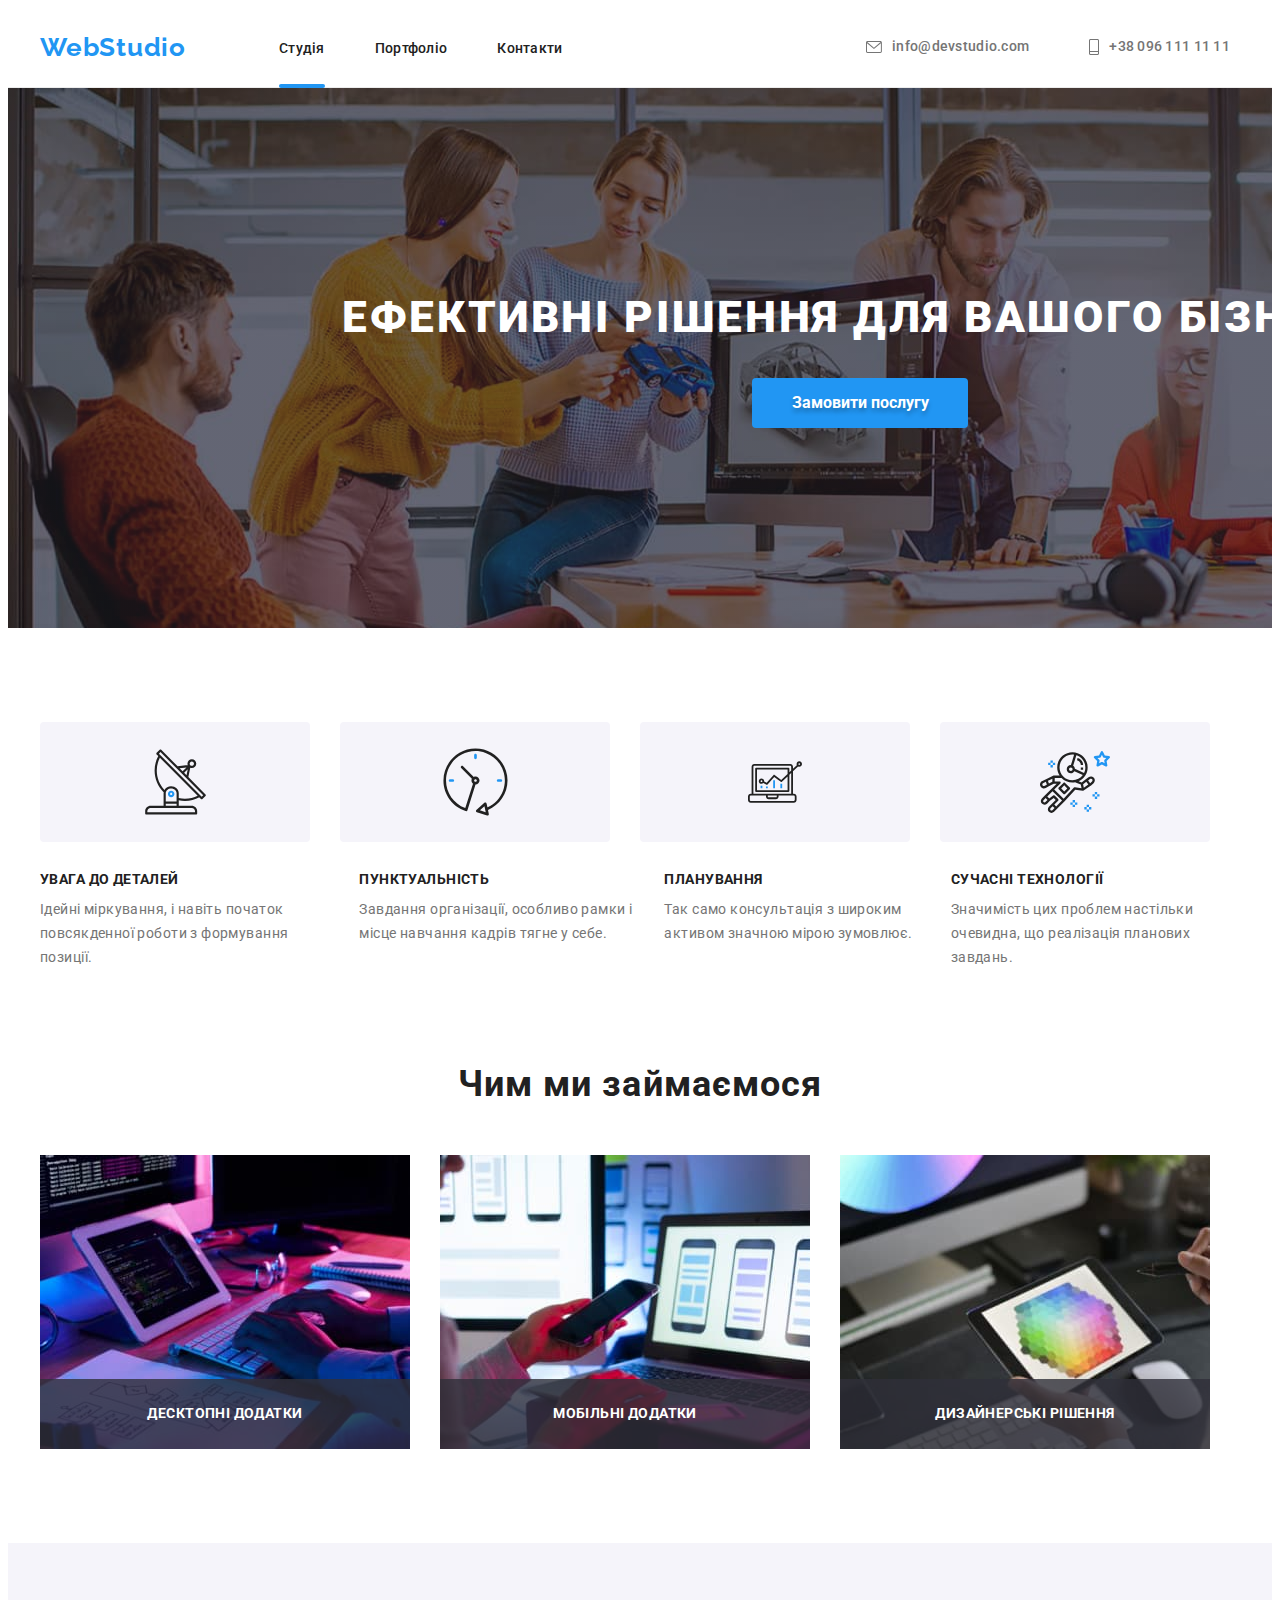
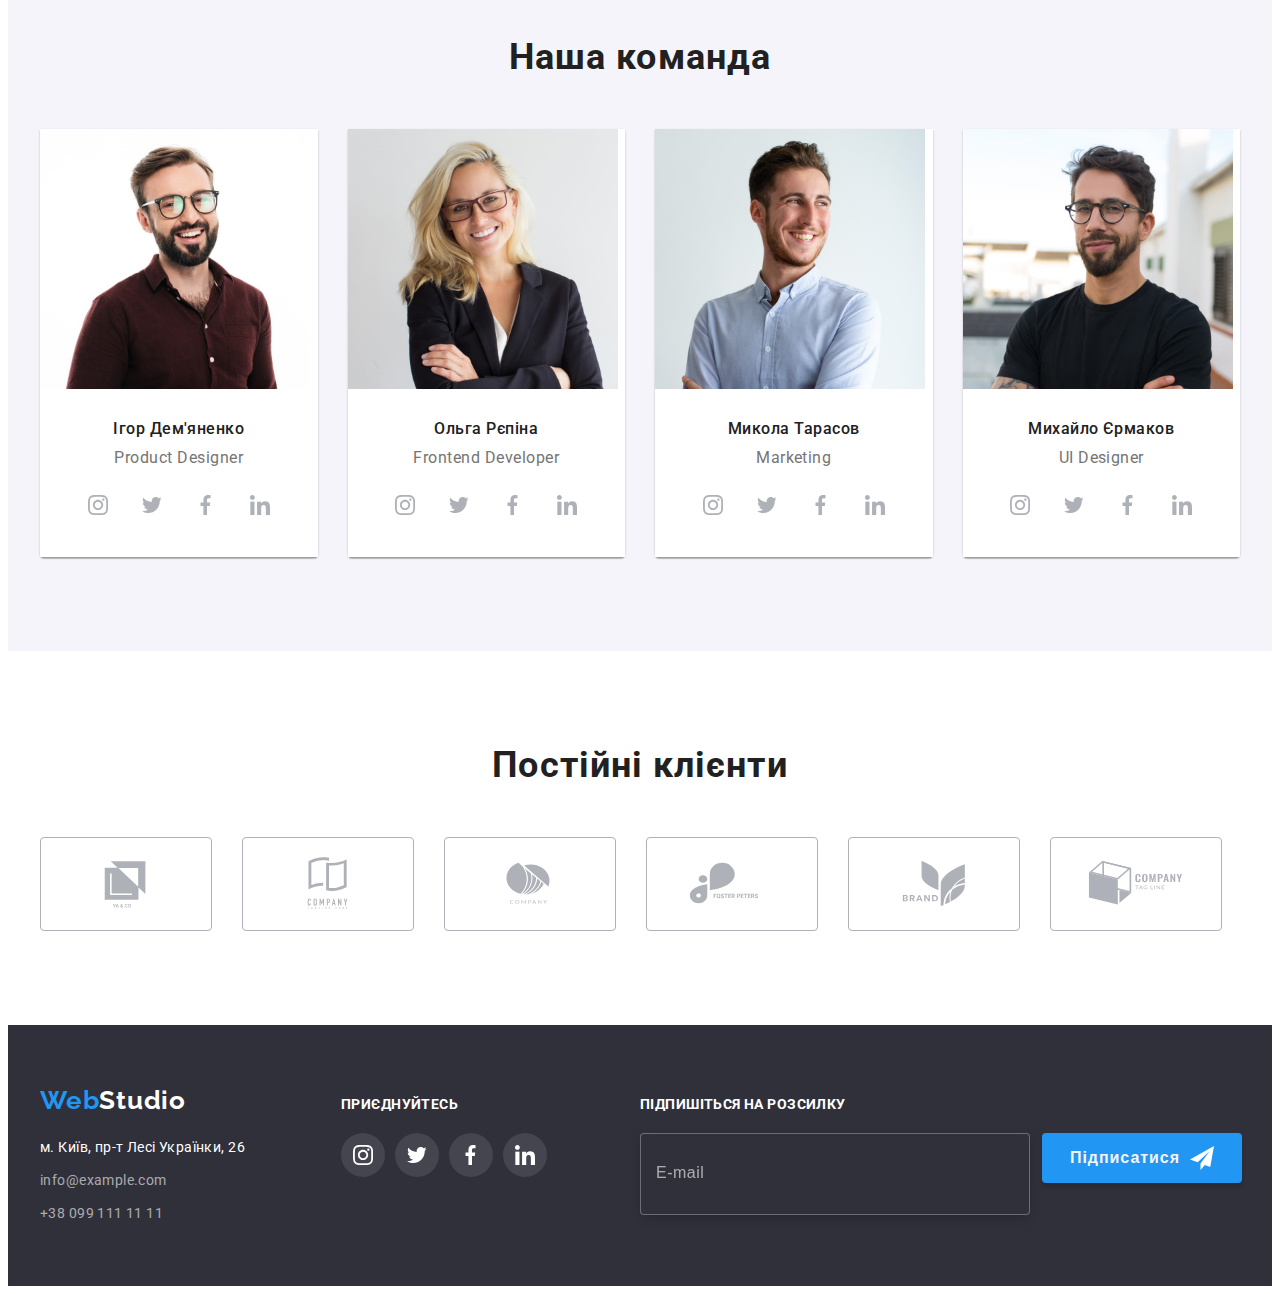
<file: index.html>
<!DOCTYPE html>
<html lang="uk">
<head>
	<meta charset="UTF-8">
	<meta http-equiv="X-UA-Compatible" content="IE=edge">
	<meta name="viewport" content="width=device-width, initial-scale=1.0">
	<title>Document</title>
	<link rel="preconnect" href="https://fonts.googleapis.com">
	<link rel="preconnect" href="https://fonts.gstatic.com" crossorigin>
	<link href="https://fonts.googleapis.com/css2?family=Raleway:wght@700&family=Roboto:wght@400;500;700;900&display=swap"
		rel="stylesheet">
	<link
	  rel="stylesheet"
	  href="https://cdnjs.cloudflare.com/ajax/libs/modern-normalize/1.1.0/modern-normalize.min.css"
	  integrity="sha512-wpPYUAdjBVSE4KJnH1VR1HeZfpl1ub8YT/NKx4PuQ5NmX2tKuGu6U/JRp5y+Y8XG2tV+wKQpNHVUX03MfMFn9Q=="
	  crossorigin="anonymous"
	  referrerpolicy="no-referrer"
	/>
	<link rel="stylesheet" href="./css/main.min.css" />
	<link rel="stylesheet" href="./images/symbol-defs.svg">
</head>
<body>
	<header class="header">
		<div class="container">
			<a href="" class="header__logo" lang="en">Web<span class= "headerlogotype">Studio</span></a>
		<nav>
			<ul class="nav">
				<li class="nav__item">
					<a href="./index.html" class="nav__link current">Студія</a>
				</li>
				<li class="nav__item">
					<a href="./portfolio.html" class="nav__link">Портфоліо</a>
				</li>
				<li class="nav__item">
					<a href="" class="nav__link">Контакти</a>
				</li>
			</ul>
		</nav>
			<ul class="header-contacts">
				<li class="header-contact__item">
						<a href="mailto:info@devstudio.com" class="header-contact header-contact__link">
							<svg class="header-contact__icon" width="16px" height="12px">
								<use href="./images/symbol-defs.svg#icon-envelope"></use>
							</svg> 
							info@devstudio.com
						</a>
				</li>
				<li class="header-contacts__item">
					<a href="tel:+380961111111" class="header-contact header-contact__link">
						<svg class="header-contact__icon" width="10px" height="16px">
							<use href="./images/symbol-defs.svg#icon-phone"></use>
						</svg> 
						+38 096 111 11 11
					</a>
				</li>
			</ul>
		</div>
	</header>
	<main>
		<section class="hero section">
				<div class="container">
					<h1 class="hero__title">Ефективні рішення для вашого бізнесу</h1>
					<button type="button" class="hero__btn" data-modal-open>Замовити послугу</button>
				</div>
			</section>
			<section class="section">
				<div class="container">
					<ul class="preferences-icons">
						<li class="preferences-icons__item">
							<a href="" class="preferences-icons__link">	
								<svg class="preferences-icons__icon" width="65" height="70">
									<use href="./images/symbol-defs.svg#icon-telescope"></use>
								</svg>
							</a>
						</li>
						<li class="preferences-icons__item">
							<a href="" class="preferences-icons__link">
								<svg class="preferences-icons__icon" width="67" height="70">
									<use href="./images/symbol-defs.svg#icon-clock"></use>
								</svg>
							</a>
						</li>
						<li class="preferences-icons__item">
							<a href="" class="preferences-icons__link">
								<svg class="preferences-icons__icon" width="70" height="54">
									<use href="./images/symbol-defs.svg#icon-diagram"></use>
								</svg>
							</a>
						</li>
						<li class="preferences-icons__item">
							<a href="" class="preferences-icons__link">
								<svg class="preferences-icons__icon" width="70" height="70">
									<use href="./images/symbol-defs.svg#icon-astronaut"></use>
								</svg>
							</a>
						</li>
					</ul>
					<ul class="preferences">
						<li class="preferences__item">
							<h3 class="preferences__title">Увага до деталей</h3>
								<p class="preferences__text"> Ідейні міркування, і навіть початок повсякденної роботи з формування позиції.</p>
						</li>
						<li class="preferences__item">
							<h3 class="preferences__title">Пунктуальність</h3>
								<p class="preferences__text">Завдання організації, особливо рамки і місце навчання кадрів тягне у себе.</p>
						</li>
						<li class="preferences__item">
							<h3 class="preferences__title">Планування</h3>
								 <p class="preferences__text">Так само консультація з широким активом значною мірою зумовлює.</p>
						</li>
						<li class="preferences__item">
							<h3 class="preferences__title">Сучасні технології</h3>
								<p class="preferences__text">Значимість цих проблем настільки очевидна, що реалізація планових завдань.</p>
						</li>
					</ul>
				</div>
		</section>
		<section class="activity section">
			<div class="container">
				<h2 class="activity__title">Чим ми займаємося</h2>
			<div class="cards">
				<ul class="activity__list">
					<li class="activity__item">
						<div class="card-thumb">
						<img 
						src="./images/img1.jpg"
						alt="робочий процеc"
						width="370"
						height="294"
						/>
						</div>
						<p class="activity__description">Десктопні додатки</p>
					</li>
					<li class="activity__item">
					   <div class="card-thumb">
						<img
						src="./images/img2.jpg"
						alt="робочий процеc"
						width="370"
						height="294"
						/>
					   </div>
					   <p class="activity__description">Мобільні додатки</p>
					</li>
					<li class="activity__item">
						<div class="card-thumb">
						<img 
						src="./images/img3jpg" 
						alt="робочий процеc" 
						width="370" 
						height="294" />
						</div>
						<p class="activity__description">Дизайнерські рішення</p>
					</li>
				</ul>
			</div>
			</div>
		</section>
		<section class="team section">
			<div class="container">
				<h2 class="team__title">Наша команда</h2>
			<ul class="team__list">
				<li class="team__item">
						<div class="card">
							<img class="card__img"
					src="./images/img4.jpg" 
					alt="робочий процес" 
					width="270" 
					height="294"
					/>
					<div class="card__text">
						<h3 class="team__member">Ігор Дем'яненко</h3>
						<p lang="en" class="team__profession">Product Designer</p>
					</div>
					<ul class="team-social__list">
						<li class="team-social__item">
						<a href="" class="team-social__link">
						<svg class="team-social__icon" width="20px" height="20px">
							<use href="./images/symbol-defs.svg#icon-instagram"></use>
						</svg>
					</a>
					</li>
					<li class="team-social__item">
						<a href="" class="team-social__link">
						<svg class="team-social__icon" width="20px" height="20px">
							<use href="./images/symbol-defs.svg#icon-twitter"></use>
						</svg>
					</a>
					</li>
					<li class="team-social__item">
					<a href="" class="team-social__link">
						<svg class="team-social__icon" width="20px" height="20px">
							<use href="./images/symbol-defs.svg#icon-facebook"></use>
						</svg>
					</a>
					</li>
					<li class="team-social__item">
					<a href="" class="team-social__link">
						<svg class="team-social__icon" width="20px" height="20px">
							<use href="./images/symbol-defs.svg#icon-linkedin"></use>
						</svg>
					</a>
					</li>
					</ul>
						</div>
				</li>
				<li class="team__item">
					<div class="card">
						<img class="card__img"
					src="./images/img5.jpg" 
					alt="робочий процес" 
					width="270" 
					height="294" />
					<div class="card__text">
						<h3 class="team__member">Ольга Рєпіна</h3>
						<p lang="en" class="team__profession">Frontend Developer</p>
					</div>
					<ul class="team-social__list">
						<li class="team-social__item">
							<a href="" class="team-social__link">
								<svg class="team-social__icon" width="20px" height="20px">
									<use href="./images/symbol-defs.svg#icon-instagram"></use>
								</svg>
							</a>
						</li>
						<li class="team-social__item">
							<a href="" class="team-social__link">
								<svg class="team-social__icon" width="20px" height="20px">
									<use href="./images/symbol-defs.svg#icon-twitter"></use>
								</svg>
							</a>
						</li>
						<li class="team-social__item">
							<a href="" class="team-social__link">
								<svg class="team-social__icon" width="20px" height="20px">
									<use href="./images/symbol-defs.svg#icon-facebook"></use>
								</svg>
							</a>
						</li>
						<li class="team-social__item">
							<a href="" class="team-social__link">
								<svg class="team-social__icon" width="20px" height="20px">
									<use href="./images/symbol-defs.svg#icon-linkedin"></use>
								</svg>
							</a>
						</li>
					</ul>
					</div>
				</li>
				<li class="team__item">
					<div class="card">
						<img class="card__img"
					src="./images/img6.jpg" 
					alt="робочий процес" 
					width="270" 
					height="294" />
					<div class="card__text">
						<h3 class="team__member">Микола Тарасов</h3>
						<p lang="en" class="team__profession">Marketing</p>
					</div>
					<ul class="team-social__list">
						<li class="team-social__item">
							<a href="" class="team-social__link">
								<svg class="team-social__icon" width="20px" height="20px">
									<use href="./images/symbol-defs.svg#icon-instagram"></use>
								</svg>
							</a>
						</li>
						<li class="team-social__item">
							<a href="" class="team-social__link">
								<svg class="team-social__icon" width="20px" height="20px">
									<use href="./images/symbol-defs.svg#icon-twitter"></use>
								</svg>
							</a>
						</li>
						<li class="team-social__item">
							<a href="" class="team-social__link">
								<svg class="team-social__icon" width="20px" height="20px">
									<use href="./images/symbol-defs.svg#icon-facebook"></use>
								</svg>
							</a>
						</li>
						<li class="team-social__item">
							<a href="" class="team-social__link">
								<svg class="team-social__icon" width="20px" height="20px">
									<use href="./images/symbol-defs.svg#icon-linkedin"></use>
								</svg>
							</a>
						</li>
					</ul>
					</div>
				</li>
				<li class="team__item">
					<div class="card">
						<img class="card__img"
					src="./images/img7.jpg" 
					alt="робочий процес" 
					width="270" 
					height="294" />
					<div class="card__text">
						<h3 class="team__member">Михайло Єрмаков</h3>
						<p lang="en" class="team__profession">UI Designer</p>
					</div>
					<ul class="team-social__list">
						<li class="team-social__item">
							<a href="" class="team-social__link">
								<svg class="team-social__icon" width="20px" height="20px">
									<use href="./images/symbol-defs.svg#icon-instagram"></use>
								</svg>
							</a>
						</li>
						<li class="team-social__item">
							<a href="" class="team-social__link">
								<svg class="team-social__icon" width="20px" height="20px">
									<use href="./images/symbol-defs.svg#icon-twitter"></use>
								</svg>
							</a>
						</li>
						<li class="team-social__item">
							<a href="" class="team-social__link">
								<svg class="team-social__icon" width="20px" height="20px">
									<use href="./images/symbol-defs.svg#icon-facebook"></use>
								</svg>
							</a>
						</li>
						<li class="team-social__item">
							<a href="" class="team-social__link">
								<svg class="team-social__icon" width="20px" height="20px">
									<use href="./images/symbol-defs.svg#icon-linkedin"></use>
								</svg>
							</a>
						</li>
					</ul>
					</div>
				</li>
			</ul>
			</div>
		</section>
		<section class="clients section">
			<div class="container">
				<h2 class="clients__title">Постійні клієнти</h2>
				<ul class="clients__list">
						<li class="clients__item">
							<a href="" class="clients__link">
								<svg class="clients__icon" width="106" height="60">
									<use href="./images/symbol-defs.svg#icon-Logo-1"></use>
								</svg>
							</a>
						</li>
					<li class="clients__item">
						<a href="" class="clients__link">
							<svg class="clients__icon" width="106" height="60">
								<use href="./images/symbol-defs.svg#icon-Logo-2""></use>
							</svg>
						</a>
					</li>
					<li class="clients__item">
						<a href="" class="clients__link">
							<svg class="clients__icon" width="106" height="60">
								<use href="./images/symbol-defs.svg#icon-Logo-3"></use>
							</svg>
						</a>
					</li>
					<li class="clients__item">
						<a href="" class="clients__link">
							<svg class="clients__icon" width="106" height="60">
								<use href="./images/symbol-defs.svg#icon-Logo-4"></use>
							</svg>
						</a>
					</li>
					<li class="clients__item">
						<a href="" class="clients__link">
							<svg class="clients__icon" width="106" height="60">
								<use href="./images/symbol-defs.svg#icon-Logo-5"></use>
							</svg>
						</a>
					</li>
					<li class="clients__item">
						<a href="" class="clients__link">
							<svg class="clients__icon" width="106" height="60">
								<use href="./images/symbol-defs.svg#icon-Logo-6"></use>
							</svg>
						</a>
					</li>
				</ul>
			</div>
		</section>
	</main>
	<footer class="footer">
	   <div class="container">
				<div class="footer-logo-contacts">
					<a href="" class="footer-logo" lang="en">Web<span class="footer-logotype">Studio</span></a>
		<address>      
				<a href="https://goo.gl/maps/UUZ8nZP88DjxJqNx5" target="_blank" rel="noopener noreferrer nofollow" class="footer-address-place">м. Київ, пр-т Лесі Українки, 26</a>
				<span class="footer-address">
					<ul class="footer-items">
						<li class="footer-item">
							<a href="mailto:info@example.com" class="footer-contact">info@example.com</a>
						</li>
						<li class="footer-item">
							<a href="tel:+380991111111" class="footer-contact">+38 099 111 11 11</a>
						</li>
					</ul>
				</span>
		</address>
		</div>
		<div class="footer-social">
			<h3 class="footer-links-title">Приєднуйтесь</h3>
				<ul class="footer-social-list">
					<li class="footer-social-list-item">
						<a href="" class="footer-social-link">
							<svg class="footer-social-icon" width="20" height="20">
								<use href="./images/symbol-defs.svg#icon-instagram"></use>
							</svg>
						</a>
					</li>
					<li class="footer-social-list-item">
						<a href="" class="footer-social-link">
							<svg class="footer-social-icon" width="20" height="20">
								<use href="./images/symbol-defs.svg#icon-twitter"></use>
							</svg>
						</a>
					</li>
					<li class="footer-social-list-item">
						<a href="" class="footer-social-link">
							<svg class="footer-social-icon" width="20" height="20">
								<use href="./images/symbol-defs.svg#icon-facebook"></use>
							</svg>
						</a>
					</li>
					<li class="footer-social-list-item">
						<a href="" class="footer-social-link">
							<svg class="footer-social-icon" width="20" height="20">
								<use href="./images/symbol-defs.svg#icon-linkedin"></use>
							</svg>
						</a>
					</li>
				</ul>
		</div>
            <div class="footer-subcribe">            
                    <h3 class="footer-links-title footer-input-title">Підпишіться на розсилку</h3>
                    <div class="email-container">
                    <input type="email" placeholder="E-mail" name="email" class="footer-input-email">
                    <button type="button" class="subscribe-btn">
                    Підписатися
                    <svg class="footer-subscribe-icon" width="24" height="24">
					    <use href="./images/symbol-defs.svg#subscribe-icon"></use>
					</svg>
				</div>     
                    </button>
                    </div>
            </div>
	   </div>
	</footer>
	<div data-modal class="backdrop is-hidden">
		<div class="modal">
			<button type="button" data-modal-close class="modal-exit">
				<svg class="modal-exit-icon" width="11" height="11">
					<use href="./images/symbol-defs.svg#modal-exit-icon"></use>
				</svg>
			</button>
			<h1 class="modal-title">Залиште свої дані, ми вам передзвонимо</h1>
			<form class="form-modal">
					<label for="name" class="modal-label">Ім'я</label>
				<div class="modal-input-wrap">
				<input type="text" class="modal-input" name="name" id="name">
				<svg class="modal-name-icon modal-icons" width="18" height="18">
					<use href="./images/symbol-defs.svg#modal-name-icon"></use>
					</svg>
				</div>

				<label for="tel" class="modal-label">Телефон</label>
				<div class="modal-input-wrap">
					<input type="tel" class="modal-input" name="tel" id="tel">
					<svg class="modal-tel-icon modal-icons" width="18" height="18">
						<use href="./images/symbol-defs.svg#modal-tel-icon"></use>
					</svg>
				</div>

				<div class="modal-input-wrap">
				<label for="email" class="modal-label">Пошта</label>
				<input type="email" class="modal-input" name="email" id="email">
				<svg class="modal-mail-icon modal-icons" width="18" height="18">
					<use href="./images/symbol-defs.svg#modal-mail-icon"></use>
				</svg>
				</div>
				
				<label for="comments" class="modal-label">Коментар</label>
				<textarea name="comments" id="comments" cols="30" rows="10" class="modal-textarea-comments" placeholder="Введіть текст"></textarea>

				<div class="modal-checkbox-policy">
					<label for="check-btn" class="label-policy">
                        Погоджуюся з розсилкою та приймаю
						<input type="checkbox" id="check-btn" name="checkbox" class="input-check-btn checkbox-frame  ">
					</label>
					<a href="" class="modal-policy-link">Умови договору</a>
				</div>
				<input type="submit" value="Відправити" name="submit" class="submit-btn">

			</form>
		</div>
	</div>
	<script src="./js/modal.js"></script>
</body>
</html>
</file>
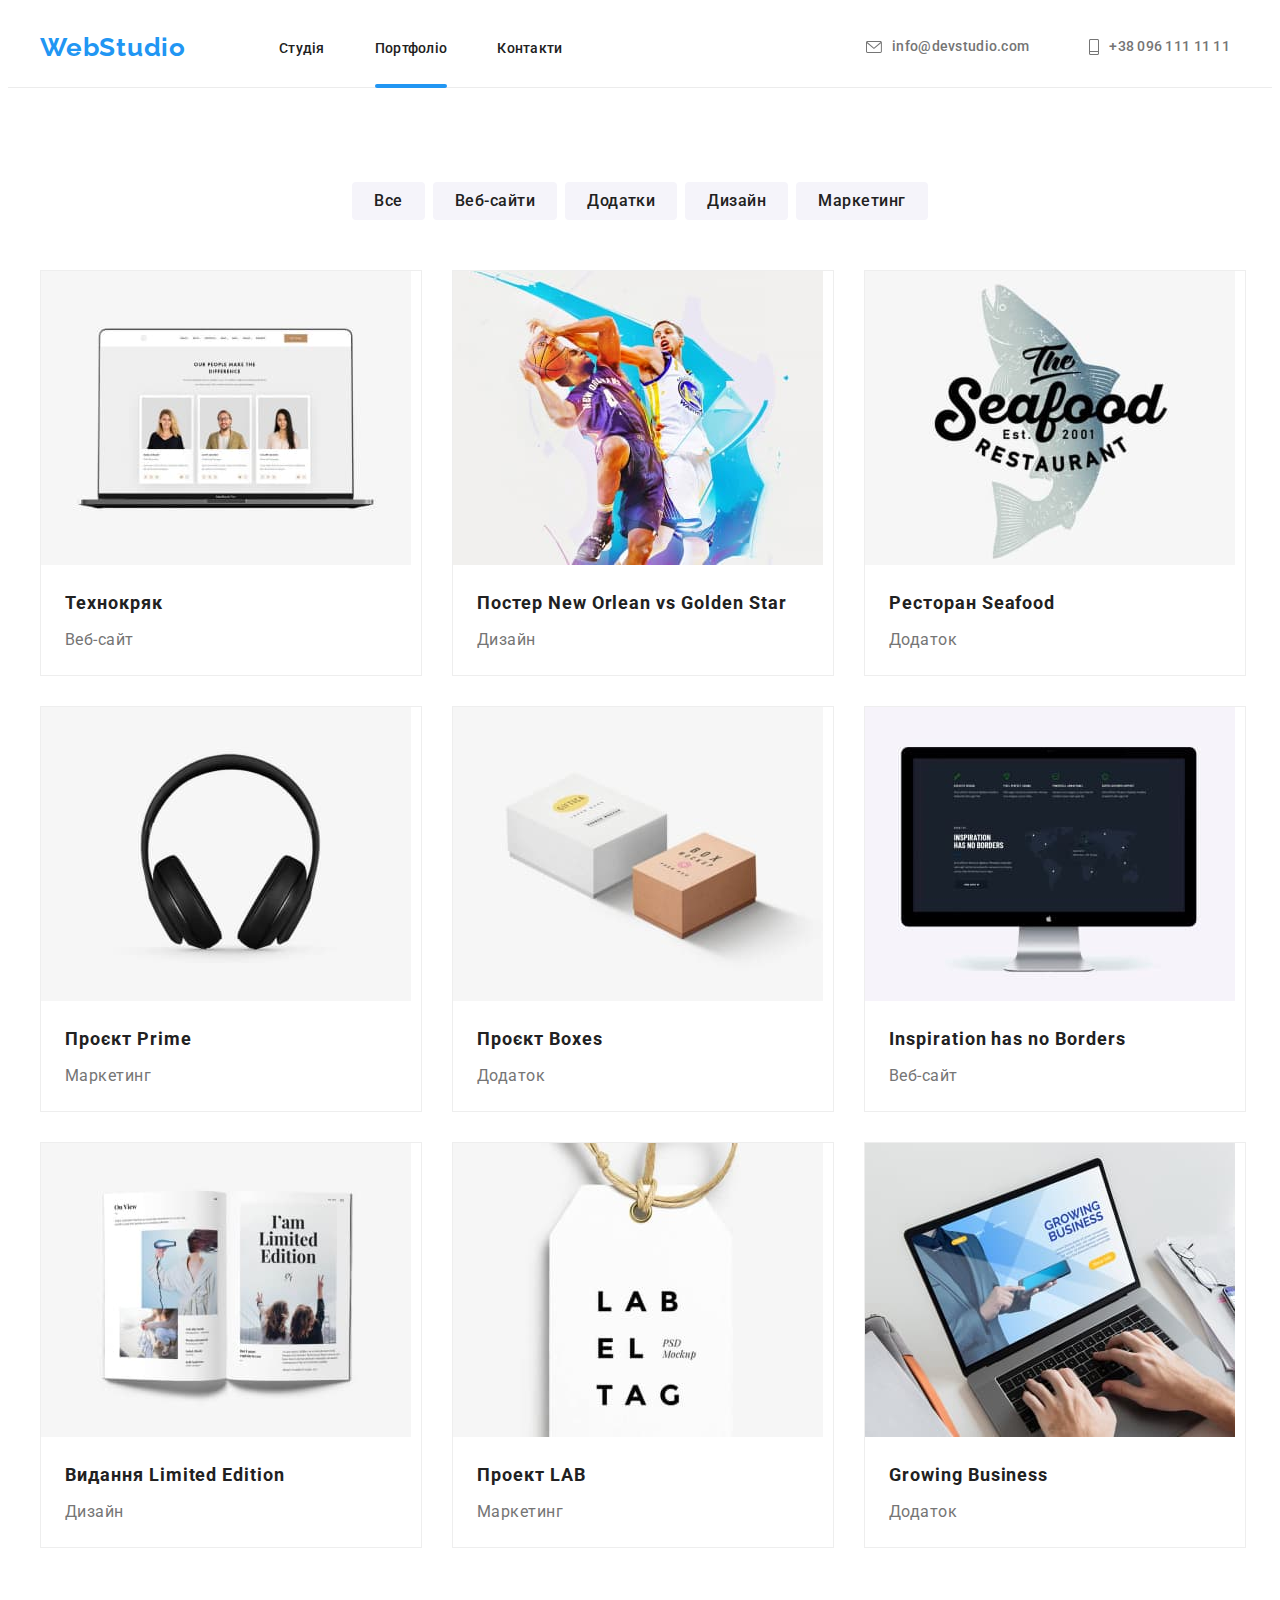
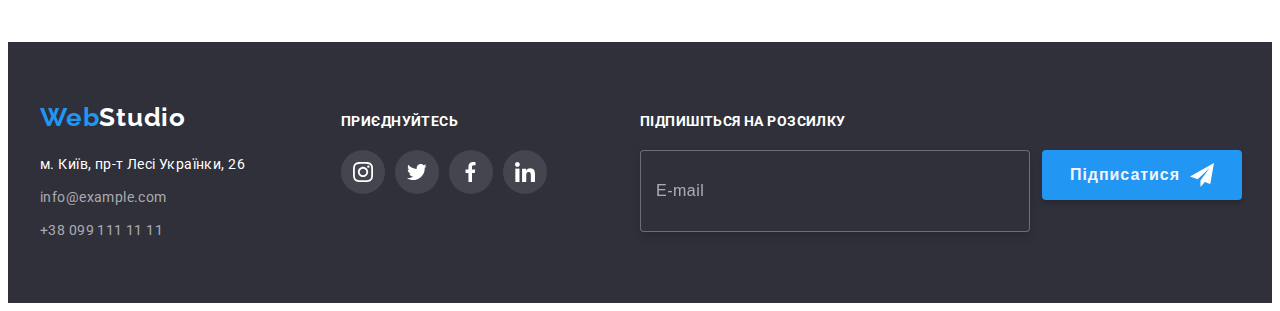
<file: portfolio.html>
<!DOCTYPE html>
<html lang="uk">

<head>
    <meta charset="UTF-8">
    <meta http-equiv="X-UA-Compatible" content="IE=edge">
    <meta name="viewport" content="width=device-width, initial-scale=1.0">
    <title>Document</title>
    <link rel="preconnect" href="https://fonts.googleapis.com">
    <link rel="preconnect" href="https://fonts.gstatic.com" crossorigin>
    <link
        href="https://fonts.googleapis.com/css2?family=Raleway:wght@700&family=Roboto:wght@400;500;700;900&display=swap"
        rel="stylesheet">
    <link rel="stylesheet" href="https://cdnjs.cloudflare.com/ajax/libs/modern-normalize/1.1.0/modern-normalize.min.css"
        integrity="sha512-wpPYUAdjBVSE4KJnH1VR1HeZfpl1ub8YT/NKx4PuQ5NmX2tKuGu6U/JRp5y+Y8XG2tV+wKQpNHVUX03MfMFn9Q=="
        crossorigin="anonymous" referrerpolicy="no-referrer" />
    <link rel="stylesheet" href="./css/main.min.css" />
    <link rel="stylesheet" href="./images/symbol-defs.svg">
</head>

<body>
    <header class="header">
		<div class="container">
			<a href="" class="header__logo" lang="en">Web<span class= "headerlogotype">Studio</span></a>
		<nav>
			<ul class="nav">
				<li class="nav__item">
					<a href="./index.html" class="nav__link">Студія</a>
				</li>
				<li class="nav__item">
					<a href="./portfolio.html" class="nav__link current">Портфоліо</a>
				</li>
				<li class="nav__item">
					<a href="" class="nav__link">Контакти</a>
				</li>
			</ul>
		</nav>
			<ul class="header-contacts">
				<li class="header-contact__item">
						<a href="mailto:info@devstudio.com" class="header-contact header-contact__link">
							<svg class="header-contact__icon" width="16px" height="12px">
								<use href="./images/symbol-defs.svg#icon-envelope"></use>
							</svg> 
							info@devstudio.com
						</a>
				</li>
				<li class="header-contacts__item">
					<a href="tel:+380961111111" class="header-contact header-contact__link">
						<svg class="header-contact__icon" width="10px" height="16px">
							<use href="./images/symbol-defs.svg#icon-phone"></use>
						</svg> 
						+38 096 111 11 11
					</a>
				</li>
			</ul>
		</div>
	</header>
    <main>
        <section class="section">
            <div class="container">
                <h1 class="visually-hidden">Filter</h1>
                <ul class="portfolio-buttons">
                    <li class="portfolio-button-item">
                        <button type="button" class="portfolio-button">Все</button>
                    </li>
                    <li class="nav-button-item">
                        <button type="button" class="portfolio-button">Веб-сайти</button>
                    </li>
                    <li class="nav-button-item">
                        <button type="button" class="portfolio-button">Додатки</button>
                    </li>
                    <li class="nav-button-item">
                        <button type="button" class="portfolio-button">Дизайн</button>
                    </li>
                    <li class="nav-button-item">
                        <button type="button" class="portfolio-button">Маркетинг</button>
                    </li>
                </ul>
                <h1 class="visually-hidden">Меню</h1>
                <ul class="offers-list">
                    <li class="card-portfolio">
                        <div class="portfolio-card-actions">
                            <a href="" class="offer-link">
                                <img src="./images/img8.jpg" alt="фото" width="370" height="294">
                            </a>
                            <p class="offer-info">
                                Ресурс пропонує комплексні пропозиції з різним рівнем функціоналу та сервісів. Все це
                                дозволить відвідувачу отримати
                                вичерпні відомості про компанію чи приватну особу.
                            </p>
                        </div>
                        <div class="card-portfolio-text">
                            <h2 class="offer-name">Технокряк</h2>
                            <p class="offer-description">Веб-сайт</p>
                        </div>
                    </li>
                    <li class="card-portfolio">
                        <div class="portfolio-card-actions">
                            <a href="" class="offer-link">
                                <img src="./images/img9.jpg" alt="фото" width="370" height="294">
                            </a>
                            <p class="offer-info">
                                Ресурс пропонує комплексні пропозиції з різним рівнем функціоналу та сервісів. Все це
                                дозволить відвідувачу
                                отримати
                                вичерпні відомості про компанію чи приватну особу.
                            </p>
                        </div>
                        <div class="card-portfolio-text">
                            <h2 class="offer-name">Постер New Orlean vs Golden Star</h2>
                            <p class="offer-description">Дизайн</p>
                        </div>
                    </li>
                    <li class="card-portfolio">
                        <div class="portfolio-card-actions">
                            <a href="" class="offer-link">
                                <img src="./images/img10.jpg" alt="фото" width="370" height="294">
                            </a>
                            <p class="offer-info">
                                Ресурс пропонує комплексні пропозиції з різним рівнем функціоналу та сервісів. Все це
                                дозволить відвідувачу
                                отримати
                                вичерпні відомості про компанію чи приватну особу.
                            </p>
                        </div>
                        <div class="card-portfolio-text">
                            <h2 class="offer-name">Ресторан Seafood</h2>
                            <p class="offer-description">Додаток</p>
                        </div>
                    </li>
                    <li class="card-portfolio">
                        <div class="portfolio-card-actions">
                            <a href="" class="offer-link">
                                <img src="./images/img11.jpg" alt="фото" width="370" height="294">
                            </a>
                            <p class="offer-info">
                                Ресурс пропонує комплексні пропозиції з різним рівнем функціоналу та сервісів. Все це
                                дозволить відвідувачу
                                отримати
                                вичерпні відомості про компанію чи приватну особу.
                            </p>
                        </div>
                        <div class="card-portfolio-text">
                            <h2 class="offer-name">Проєкт Prime</h2>
                            <p class="offer-description">Маркетинг</p>
                        </div>
                    </li>
                    <li class="card-portfolio">
                        <div class="portfolio-card-actions">
                            <a href="" class="offer-link">
                                <img src="./images/img12.jpg" alt="фото" width="370" height="294">
                            </a>
                            <p class="offer-info">
                                Ресурс пропонує комплексні пропозиції з різним рівнем функціоналу та сервісів. Все це
                                дозволить відвідувачу
                                отримати
                                вичерпні відомості про компанію чи приватну особу.
                            </p>
                        </div>
                        <div class="card-portfolio-text">
                            <h2 class="offer-name">Проєкт Boxes</h2>
                            <p class="offer-description">Додаток</p>
                        </div>
                    </li>
                    <li class="card-portfolio">
                        <div class="portfolio-card-actions">
                            <a href="" class="offer-link">
                                <img src="./images/img13.jpg" alt="фото" width="370" height="294">
                            </a>
                            <p class="offer-info">
                                Ресурс пропонує комплексні пропозиції з різним рівнем функціоналу та сервісів. Все це дозволить відвідувачу
                                отримати
                                вичерпні відомості про компанію чи приватну особу.
                            </p>
                        </div>
                        <div class="card-portfolio-text">
                            <h2 lang="en" class="offer-name">Inspiration has no Borders</h2>
                            <p class="offer-description">Веб-сайт</p>
                        </div>
                    </li>
                    <li class="card-portfolio">
                        <div class="portfolio-card-actions">
                            <a href="" class="offer-link">
                                <img src="./images/img14.jpg" alt="фото" width="370" height="294">
                            </a>
                            <p class="offer-info">
                                Ресурс пропонує комплексні пропозиції з різним рівнем функціоналу та сервісів. Все це
                                дозволить відвідувачу
                                отримати
                                вичерпні відомості про компанію чи приватну особу.
                            </p>
                        </div>
                        <div class="card-portfolio-text">
                            <h2 class="offer-name">Видання Limited Edition</h2>
                            <p class="offer-description">Дизайн</p>
                        </div>
                    </li>
                    <li class="card-portfolio">
                        <div class="portfolio-card-actions">
                            <a href="" class="offer-link">
                                <img src="./images/img15.jpg" alt="фото" width="370" height="294">
                            </a>
                            <p class="offer-info">
                                Ресурс пропонує комплексні пропозиції з різним рівнем функціоналу та сервісів. Все це
                                дозволить відвідувачу
                                отримати
                                вичерпні відомості про компанію чи приватну особу.
                            </p>
                        </div>
                        </a>
                        <div class="card-portfolio-text">
                            <h2 class="offer-name">Проект LAB</h2>
                            <p class="offer-description">Маркетинг</p>
                        </div>
                    </li>
                    <li class="card-portfolio">
                        <div class="portfolio-card-actions">
                            <a href="" class="offer-link">
                                <img src="./images/img16.jpg" alt="фото" width="370" height="294">
                            </a>
                            <p class="offer-info">
                                Ресурс пропонує комплексні пропозиції з різним рівнем функціоналу та сервісів. Все це
                                дозволить відвідувачу
                                отримати
                                вичерпні відомості про компанію чи приватну особу.
                            </p>
                        </div>
                        <div class="card-portfolio-text">
                            <h2 lang="en" class="offer-name">Growing Business</h2>
                            <p class="offer-description">Додаток</p>
                        </div>
                    </li>
                </ul>
            </div>
        </section>
    </main>
   <footer class="footer">
	   <div class="container">
				<div class="footer-logo-contacts">
					<a href="" class="footer-logo" lang="en">Web<span class="footer-logotype">Studio</span></a>
		<address>      
				<a href="https://goo.gl/maps/UUZ8nZP88DjxJqNx5" target="_blank" rel="noopener noreferrer nofollow" class="footer-address-place">м. Київ, пр-т Лесі Українки, 26</a>
				<span class="footer-address">
					<ul class="footer-items">
						<li class="footer-item">
							<a href="mailto:info@example.com" class="footer-contact">info@example.com</a>
						</li>
						<li class="footer-item">
							<a href="tel:+380991111111" class="footer-contact">+38 099 111 11 11</a>
						</li>
					</ul>
				</span>
		</address>
		</div>
		<div class="footer-social">
			<h3 class="footer-links-title">Приєднуйтесь</h3>
				<ul class="footer-social-list">
					<li class="footer-social-list-item">
						<a href="" class="footer-social-link">
							<svg class="footer-social-icon" width="20" height="20">
								<use href="./images/symbol-defs.svg#icon-instagram"></use>
							</svg>
						</a>
					</li>
					<li class="footer-social-list-item">
						<a href="" class="footer-social-link">
							<svg class="footer-social-icon" width="20" height="20">
								<use href="./images/symbol-defs.svg#icon-twitter"></use>
							</svg>
						</a>
					</li>
					<li class="footer-social-list-item">
						<a href="" class="footer-social-link">
							<svg class="footer-social-icon" width="20" height="20">
								<use href="./images/symbol-defs.svg#icon-facebook"></use>
							</svg>
						</a>
					</li>
					<li class="footer-social-list-item">
						<a href="" class="footer-social-link">
							<svg class="footer-social-icon" width="20" height="20">
								<use href="./images/symbol-defs.svg#icon-linkedin"></use>
							</svg>
						</a>
					</li>
				</ul>
		</div>
            <div class="footer-subcribe">            
                    <h3 class="footer-links-title footer-input-title">Підпишіться на розсилку</h3>
                    <div class="email-container">
                    <input type="email" placeholder="E-mail" name="email" class="footer-input-email">
                    <button type="button" class="subscribe-btn">
                    Підписатися
                    <svg class="footer-subscribe-icon" width="24" height="24">
					    <use href="./images/symbol-defs.svg#subscribe-icon"></use>
					</svg>
				</div>     
                    </button>

                    </div>
            </div>
	   </div>
	</footer>
</body>
</html>
</file>
<file: css/main.min.css>
img{display:block;max-width:100%;height:auto}body{font-family:"Roboto",sans-serif;font-weight:400;color:#757575;letter-spacing:.06em}ul{list-style-type:none}.section{padding-top:94px;padding-bottom:94px}ul,li,p,h1,h2,h3,h4,h5,h6{margin:0;padding:0}:root{--main-color: #2196F3;--popular-color: #FFFFFF;--rare-color: #757575;--background-color: #F5F4FA;--typical-lh: 1.19;--def-letter-spacing: 0.03em;--usual-transition: 250ms cubic-bezier(0.4, 0, 0.2, 1)}.visually-hidden{position:absolute;white-space:nowrap;width:1px;height:1px;overflow:hidden;border:0;padding:0;clip:rect(0 0 0 0);-webkit-clip-path:inset(50%);clip-path:inset(50%);margin:-1px}.is-hidden{opacity:0;visibility:hidden;pointer-events:none}.container{width:1200px;padding-left:15px;padding-right:15px;margin-left:auto;margin-right:auto}.header{border-bottom:1px solid #ececec;padding-top:24px;padding-bottom:24px}.header .container{display:-webkit-box;display:-ms-flexbox;display:flex;-webkit-box-align:center;-ms-flex-align:center;align-items:center}.header__logo{margin-right:93px;font-family:"Raleway",sans-serif;font-weight:700;font-size:26px;line-height:var(--typical-lh);letter-spacing:var(--def-letter-spacing);text-decoration:none;color:var(--main-color)}.header__logotype{color:#000}.nav{display:-webkit-box;display:-ms-flexbox;display:flex;-webkit-column-gap:50px;-moz-column-gap:50px;column-gap:50px;list-style:none}.nav__link{font-weight:500;font-size:14px;line-height:1.14;letter-spacing:.02em;text-decoration:none;color:#212121;-webkit-transition:color var(--usual-transition);transition:color var(--usual-transition)}.nav__link:hover,.nav__link:focus{color:var(--main-color)}.header-contacts{display:-webkit-box;display:-ms-flexbox;display:flex;-webkit-column-gap:50px;-moz-column-gap:50px;column-gap:50px;margin-left:auto;list-style:none}.header-contact{font-weight:500;font-size:14px;line-height:1.14;letter-spacing:.02em;text-decoration:none;color:var(--rare-color);-webkit-transition:color var(--usual-transition);transition:color var(--usual-transition)}.header-contact:hover,.header-contact:focus{color:var(--main-color)}.header-contact__item{display:-webkit-box;display:-ms-flexbox;display:flex}.header-contact__link{display:-webkit-box;display:-ms-flexbox;display:flex;gap:10px;-webkit-box-align:center;-ms-flex-align:center;align-items:center;margin-right:10px;color:var(--rare-color);text-decoration:none}.header-contact__icon{fill:currentColor}.nav__item{position:relative}.nav__link.current::after{content:"";width:100%;height:4px;display:block;border-radius:2px;background:#2196f3;position:absolute;top:46px;left:0px}.hero{text-align:center;padding-top:200px;padding-bottom:200px;background-image:-webkit-gradient(linear, left top, left bottom, from(rgba(47, 48, 58, 0.4)), to(rgba(47, 48, 58, 0.4))),url(../images/Img\ \(17\).jpg);background-image:linear-gradient(rgba(47, 48, 58, 0.4), rgba(47, 48, 58, 0.4)),url(../images/Img\ \(17\).jpg);background-color:#c4c4c4;max-width:1600px;margin:auto}.hero .container{padding-right:252px;padding-left:252px}.hero__title{font-weight:900;font-size:44px;line-height:1.36;text-align:center;text-transform:uppercase;letter-spacing:.06em;color:var(--popular-color)}.hero__btn{display:inline-block;margin-top:30px;min-width:216px;height:50px;border:none;border-radius:4px;font-family:"Roboto";font-weight:700;font-size:16px;line-height:1.88;-webkit-box-align:center;-ms-flex-align:center;align-items:center;text-align:center;color:var(--popular-color);text-shadow:0px 4px 4px rgba(0,0,0,.25);background-color:var(--main-color);cursor:pointer}.preferences{display:-webkit-box;display:-ms-flexbox;display:flex;margin-right:-30px;list-style:none}.preferences>.preferences__item{margin-right:30px}.preferences__title{margin-bottom:10px;font-weight:700;font-size:14px;line-height:1.14;letter-spacing:var(--def-letter-spacing);text-transform:uppercase;color:#212121}.preferences__text{font-size:14px;line-height:1.71;letter-spacing:var(--def-letter-spacing)}.preferences-icons{display:-webkit-box;display:-ms-flexbox;display:flex;gap:30px;margin-bottom:30px}.preferences-icons__item{background-color:var(--background-color);height:120px;width:270px;display:-webkit-box;display:-ms-flexbox;display:flex;-webkit-box-align:center;-ms-flex-align:center;align-items:center;align-items:center;-webkit-box-pack:center;-ms-flex-pack:center;justify-content:center;border-radius:4px}.preferences-icons__link{display:-webkit-box;display:-ms-flexbox;display:flex;-webkit-box-align:center;-ms-flex-align:center;align-items:center;-webkit-box-pack:center;-ms-flex-pack:center;justify-content:center}.activity{padding-top:0}.activity__title{margin-bottom:50px;font-weight:700;font-size:36px;line-height:1.16;text-align:center;letter-spacing:var(--def-letter-spacing);color:#212121}.activity__list{display:-webkit-box;display:-ms-flexbox;display:flex;list-style:none}.activity__item{position:relative;margin-right:30px}.activity__item:nth-child(3){margin-right:0}.activity__description{position:absolute;bottom:0px;left:0px;display:-webkit-box;display:-ms-flexbox;display:flex;-webkit-box-align:center;-ms-flex-align:center;align-items:center;-webkit-box-pack:center;-ms-flex-pack:center;justify-content:center;font-weight:700;font-size:14px;line-height:1.14;text-align:center;letter-spacing:.03em;text-transform:uppercase;color:#fff;width:100%;height:70px;background:rgba(47,48,58,.8)}.team{background-color:var(--background-color)}.team__title{margin-bottom:50px;font-weight:700;font-size:36px;line-height:1.16;text-align:center;letter-spacing:var(--def-letter-spacing);color:#212121}.team__list{display:-webkit-box;display:-ms-flexbox;display:flex;list-style:none}.team__item{-ms-flex-preferred-size:25%;flex-basis:25%;margin-right:30px;-webkit-box-shadow:0px 1px 3px rgba(0,0,0,.12),0px 1px 1px rgba(0,0,0,.14),0px 2px 1px rgba(0,0,0,.2);box-shadow:0px 1px 3px rgba(0,0,0,.12),0px 1px 1px rgba(0,0,0,.14),0px 2px 1px rgba(0,0,0,.2);border-radius:0px 0px 4px 4px}.team__item:last-child{margin-right:0}.card{background:#fff;padding-bottom:30px}.card__text{padding-top:30px;padding-bottom:16px}.team__member{margin-bottom:10px;font-weight:500;font-size:16px;line-height:var(--typical-lh);text-align:center;letter-spacing:var(--def-letter-spacing);color:#212121}.team__profession{margin-top:10px;font-size:16px;line-height:var(--typical-lh);text-align:center;letter-spacing:var(--def-letter-spacing);color:var(--rare-color)}.team-social__list{display:-webkit-box;display:-ms-flexbox;display:flex;-webkit-box-pack:center;-ms-flex-pack:center;justify-content:center;gap:10px}.team-social__link{width:44px;height:44px;display:-webkit-box;display:-ms-flexbox;display:flex;-webkit-box-align:center;-ms-flex-align:center;align-items:center;-webkit-box-pack:center;-ms-flex-pack:center;justify-content:center;border-radius:50%;color:#afb1b8;-webkit-transition:color var(--usual-transition),background-color var(--usual-transition);transition:color var(--usual-transition),background-color var(--usual-transition)}.team-social__link:hover,.team-social__link:focus{background-color:var(--main-color);color:var(--popular-color)}.team-social__icon{fill:currentColor}.clients__title{margin-bottom:50px;font-weight:700;font-size:36px;line-height:1.16;text-align:center;letter-spacing:var(--def-letter-spacing);color:#212121}.clients__list{display:-webkit-box;display:-ms-flexbox;display:flex;gap:30px}.clients__item{border:1px solid #afb1b8;border-radius:4px;width:170px;height:92px;color:#afb1b8;-webkit-transition:border-color var(--usual-transition);transition:border-color var(--usual-transition)}.clients__item:hover,.clients__item:focus{border-color:#2196f3}.clients__link{width:100%;height:100%;color:#afb1b8;display:-webkit-box;display:-ms-flexbox;display:flex;-webkit-box-align:center;-ms-flex-align:center;align-items:center;-webkit-box-pack:center;-ms-flex-pack:center;justify-content:center;-webkit-transition:border-color var(--usual-transition),color var(--usual-transition);transition:border-color var(--usual-transition),color var(--usual-transition)}.clients__link:hover,.clients__link:focus{border-color:#2196f3;color:#2196f3}.clients__icon{fill:currentColor}.footer{padding-top:60px;padding-bottom:60px;background-color:#2f303a}.footer .container{display:-webkit-box;display:-ms-flexbox;display:flex;-webkit-box-align:baseline;-ms-flex-align:baseline;align-items:baseline}.footer-logo{display:inline-block;margin-bottom:20px;font-family:"Raleway";font-weight:700;font-size:26px;line-height:var(--typical-lh);letter-spacing:var(--def-letter-spacing);text-decoration:none;color:var(--main-color)}.footer-logo-contacts{min-width:231px}.footer-logotype{color:var(--popular-color)}.footer-items{margin-top:9px;list-style:none}.footer-item{margin-bottom:9px}.footer-item:last-child{margin-bottom:0}.footer-address-place{font-size:14px;line-height:1.71;letter-spacing:var(--def-letter-spacing);text-decoration:none;font-style:normal;color:var(--popular-color);-webkit-transition:color var(--usual-transition);transition:color var(--usual-transition)}.footer-address-place:hover,.footer-address-place:focus{color:var(--main-color)}.footer-contact{font-size:14px;line-height:1.71;letter-spacing:var(--def-letter-spacing);text-decoration:none;font-style:normal;color:rgba(255,255,255,.6)}.footer-links-title{margin-bottom:20px;font-weight:700;font-size:14px;line-height:1.14;letter-spacing:.03em;text-transform:uppercase;color:var(--popular-color)}.footer-social{margin-left:70px;margin-right:93px}.footer-social-list{display:-webkit-box;display:-ms-flexbox;display:flex;-webkit-box-pack:center;-ms-flex-pack:center;justify-content:center;gap:10px}.footer-social-link{width:44px;height:44px;display:-webkit-box;display:-ms-flexbox;display:flex;-webkit-box-align:center;-ms-flex-align:center;align-items:center;-webkit-box-pack:center;-ms-flex-pack:center;justify-content:center;border-radius:50%;color:var(--popular-color);background:rgba(255,255,255,.1);-webkit-transition:background var(--usual-transition);transition:background var(--usual-transition)}.footer-social-link:hover,.footer-social-link:focus{background:#2196f3}.footer-social-icon{fill:currentColor}.footer-input-email{display:block}.footer-input-title{display:block}.footer-input-email{border:1px solid rgba(255,255,255,.3);-webkit-filter:drop-shadow(0px 4px 4px rgba(0, 0, 0, 0.15));filter:drop-shadow(0px 4px 4px rgba(0, 0, 0, 0.15));border-radius:4px;background:#2f303a;width:358px;height:50px;padding:15px;color:#fff}.footer-input-email::-webkit-input-placeholder{font-weight:400;font-size:16px;line-height:1.25;display:-webkit-box;display:flex;-webkit-box-align:center;align-items:center;letter-spacing:.03em;color:rgba(255,255,255,.6)}.footer-input-email::-moz-placeholder{font-weight:400;font-size:16px;line-height:1.25;display:flex;align-items:center;letter-spacing:.03em;color:rgba(255,255,255,.6)}.footer-input-email:-ms-input-placeholder{font-weight:400;font-size:16px;line-height:1.25;display:-ms-flexbox;display:flex;-ms-flex-align:center;align-items:center;letter-spacing:.03em;color:rgba(255,255,255,.6)}.footer-input-email::-ms-input-placeholder{font-weight:400;font-size:16px;line-height:1.25;display:-ms-flexbox;display:flex;-ms-flex-align:center;align-items:center;letter-spacing:.03em;color:rgba(255,255,255,.6)}.footer-input-email::placeholder{font-weight:400;font-size:16px;line-height:1.25;display:-webkit-box;display:-ms-flexbox;display:flex;-webkit-box-align:center;-ms-flex-align:center;align-items:center;letter-spacing:.03em;color:rgba(255,255,255,.6)}.subscribe-btn{display:-webkit-box;display:-ms-flexbox;display:flex;-webkit-box-orient:horizontal;-webkit-box-direction:normal;-ms-flex-direction:row;flex-direction:row;-webkit-box-align:center;-ms-flex-align:center;align-items:center;-webkit-box-pack:center;-ms-flex-pack:center;justify-content:center;position:relative;margin-left:12px;width:200px;height:50px;background:#2196f3;-webkit-box-shadow:0px 4px 4px rgba(0,0,0,.15);box-shadow:0px 4px 4px rgba(0,0,0,.15);border-radius:4px;border:none;color:var(--background-color);font-weight:700;font-size:16px;line-height:1.87;letter-spacing:.06em;cursor:pointer}.email-container{display:-webkit-box;display:-ms-flexbox;display:flex}.footer-subscribe-icon{display:-webkit-box;display:-ms-flexbox;display:flex;fill:#fff;margin-left:10px}.header-nav-list{list-style:none}.portfolio-buttons{display:-webkit-box;display:-ms-flexbox;display:flex;-webkit-box-pack:center;-ms-flex-pack:center;justify-content:center;gap:8px;margin-bottom:50px;list-style:none}.portfolio-button{padding:6px 22px;font-family:"Roboto";font-weight:500;font-size:16px;line-height:1.62;text-align:center;letter-spacing:var(--def-letter-spacing);cursor:pointer;border-radius:4px;border:rgba(0,0,0,0);color:#212121;background-color:var(--background-color);-webkit-transition:color var(--usual-transition),background-color var(--usual-transition),-webkit-box-shadow var(--usual-transition);transition:color var(--usual-transition),background-color var(--usual-transition),-webkit-box-shadow var(--usual-transition);transition:color var(--usual-transition),background-color var(--usual-transition),box-shadow var(--usual-transition);transition:color var(--usual-transition),background-color var(--usual-transition),box-shadow var(--usual-transition),-webkit-box-shadow var(--usual-transition)}.portfolio-button:hover,.portfolio-button:focus{color:var(--popular-color);background-color:var(--main-color);-webkit-box-shadow:0px 3px 1px rgba(0,0,0,.1),0px 1px 2px rgba(0,0,0,.08),0px 2px 2px rgba(0,0,0,.12);box-shadow:0px 3px 1px rgba(0,0,0,.1),0px 1px 2px rgba(0,0,0,.08),0px 2px 2px rgba(0,0,0,.12);border-radius:4px}.offers-list{display:-webkit-box;display:-ms-flexbox;display:flex;-ms-flex-wrap:wrap;flex-wrap:wrap;margin-right:-30px;margin-bottom:-30px;list-style:none}.card-portfolio{-ms-flex-preferred-size:calc(33.3333333333% - 30px);flex-basis:calc(33.3333333333% - 30px);margin-right:30px;margin-bottom:30px;border:1px solid #eee;-webkit-transition:border-radius var(--usual-transition),-webkit-box-shadow var(--usual-transition);transition:border-radius var(--usual-transition),-webkit-box-shadow var(--usual-transition);transition:box-shadow var(--usual-transition),border-radius var(--usual-transition);transition:box-shadow var(--usual-transition),border-radius var(--usual-transition),-webkit-box-shadow var(--usual-transition)}.card-portfolio:nth-child(3n){margin-right:-30px}.card-portfolio:hover,.card-portfolio:focus{-webkit-box-shadow:0px 3px 1px rgba(0,0,0,.1),0px 1px 2px rgba(0,0,0,.08),0px 2px 2px rgba(0,0,0,.12);box-shadow:0px 3px 1px rgba(0,0,0,.1),0px 1px 2px rgba(0,0,0,.08),0px 2px 2px rgba(0,0,0,.12);border-radius:4px}.card-portfolio-text{padding:20px 24px}.offer-name{white-space:nowrap;font-family:"Roboto";font-weight:700;font-size:18px;line-height:2;text-decoration:none;color:#212121}.offer-description{margin-top:4px;font-size:16px;line-height:1.88;letter-spacing:var(--def-letter-spacing);color:var(--rare-color)}.portfolio-card-actions{position:relative;overflow:hidden}.offer-info{display:-webkit-box;display:-ms-flexbox;display:flex;-webkit-box-pack:center;-ms-flex-pack:center;justify-content:center;-webkit-box-align:center;-ms-flex-align:center;align-items:center;position:absolute;top:0;bottom:0;background:rgba(33,150,243,.9);font-weight:400;font-size:18px;line-height:1.56;letter-spacing:.03em;color:#fff;padding:63px 24px;opacity:0;overflow:hidden;-webkit-transform:translateY(100%);transform:translateY(100%);-webkit-transition:var(--usual-transition);transition:var(--usual-transition)}.card-portfolio:hover .offer-info{opacity:1}.card-portfolio:hover .offer-info{-webkit-transform:translateY(0%);transform:translateY(0%);overflow-X:hidden}.backdrop{width:100vw;height:100vh;position:fixed;top:0;left:0;background:rgba(0,0,0,.2);-webkit-transition:opacity 500ms,visibility 500ms;transition:opacity 500ms,visibility 500ms}.modal{background:#fff;-webkit-box-shadow:0px 1px 3px rgba(0,0,0,.12),0px 1px 1px rgba(0,0,0,.14),0px 2px 1px rgba(0,0,0,.2);box-shadow:0px 1px 3px rgba(0,0,0,.12),0px 1px 1px rgba(0,0,0,.14),0px 2px 1px rgba(0,0,0,.2);border-radius:4px;width:528px;height:581px;padding:40px;position:relative;top:50%;left:50%;-webkit-transform:translate(-50%, -50%);transform:translate(-50%, -50%);-webkit-transition:top 500ms,-webkit-transform 500ms;transition:top 500ms,-webkit-transform 500ms;transition:top 500ms,transform 500ms;transition:top 500ms,transform 500ms,-webkit-transform 500ms}.backdrop.is-hidden .modal{-webkit-transform:translate(-50%, 0);transform:translate(-50%, 0);top:100%}.modal-exit{position:absolute;right:8px;top:8px;width:30px;height:30px;background:#fff;border:1px solid rgba(0,0,0,.1);border-radius:50%;cursor:pointer}.modal-exit-icon{-webkit-transition:var(--usual-transition);transition:var(--usual-transition)}.modal-exit:hover .modal-exit-icon{fill:var(--main-color)}.modal-title{font-weight:700;font-size:20px;line-height:1.15;text-align:center;letter-spacing:.03em;margin-bottom:12px;color:#212121}.modal-label{font-weight:400;font-size:12px;line-height:1.16;letter-spacing:.01em;display:-webkit-box;display:-ms-flexbox;display:flex;margin-bottom:4px;margin-top:10px;color:#757575}.modal-input{padding-left:32px;width:100%;height:40px;border:1px solid rgba(33,33,33,.2);border-radius:4px;outline:none;-webkit-transition:border var(--usual-transition),border-radius var(--usual-transition);transition:border var(--usual-transition),border-radius var(--usual-transition)}.modal-input:focus{border:1px solid var(--main-color);border-radius:4px}.modal-input-wrap{position:relative}.modal-name-icon{position:absolute;top:50%;bottom:50%;left:15px;-webkit-transform:translateY(-50%);transform:translateY(-50%)}.modal-tel-icon{position:absolute;top:50%;bottom:50%;left:14.27px;-webkit-transform:translateY(-50%);transform:translateY(-50%)}.modal-mail-icon{position:absolute;bottom:3.5px;left:13.5px;-webkit-transform:translateY(-50%);transform:translateY(-50%)}.modal-icons{-webkit-transition:fill var(--usual-transition);transition:fill var(--usual-transition)}.modal-input:focus+.modal-icons{fill:var(--main-color)}.modal-textarea-comments{width:100%;height:120px;padding:12px 16px;outline:none;resize:none;border:1px solid rgba(33,33,33,.2);border-radius:4px;-webkit-transition:border var(--usual-transition),border-radius var(--usual-transition);transition:border var(--usual-transition),border-radius var(--usual-transition)}.modal-textarea-comments:focus{border:1px solid var(--main-color);border-radius:4px}.modal-textarea-comments::-webkit-input-placeholder{font-weight:400;font-size:12px;line-height:1.16;letter-spacing:.01em;color:rgba(117,117,117,.5)}.modal-textarea-comments::-moz-placeholder{font-weight:400;font-size:12px;line-height:1.16;letter-spacing:.01em;color:rgba(117,117,117,.5)}.modal-textarea-comments:-ms-input-placeholder{font-weight:400;font-size:12px;line-height:1.16;letter-spacing:.01em;color:rgba(117,117,117,.5)}.modal-textarea-comments::-ms-input-placeholder{font-weight:400;font-size:12px;line-height:1.16;letter-spacing:.01em;color:rgba(117,117,117,.5)}.modal-textarea-comments::placeholder{font-weight:400;font-size:12px;line-height:1.16;letter-spacing:.01em;color:rgba(117,117,117,.5)}.input-check-btn{-webkit-appearance:none;-moz-appearance:none;appearance:none;height:15px;width:16px;margin-right:8.3px;border:2px solid #000;border-radius:2px}.label-policy{font-style:normal;font-weight:400;font-size:14px;line-height:1.71;letter-spacing:.03em;color:#757575;text-align:center}.modal-checkbox-policy{position:relative;text-align:center;margin-top:20px}.checkbox-frame{position:absolute;left:10px;bottom:5px;margin:auto}.checkbox-frame-icon{display:-webkit-box;display:-ms-flexbox;display:flex;-webkit-box-align:baseline;-ms-flex-align:baseline;align-items:baseline}.input-check-btn:checked{background-image:url(../images/modal\ icon\ check\ .svg);background-color:#2196f3;background-size:contain;background-origin:border-box;border-color:#2196f3}.modal-policy-link{font-style:normal;font-weight:400;font-size:14px;line-height:1.71;letter-spacing:.03em;color:var(--main-color);text-align:center}.submit-btn{display:-webkit-box;display:-ms-flexbox;display:flex;width:200px;height:50px;left:700px;top:712px;border:none;background:#2196f3;-webkit-box-shadow:0px 4px 4px rgba(0,0,0,.15);box-shadow:0px 4px 4px rgba(0,0,0,.15);border-radius:4px;font-weight:700;font-size:16px;line-height:1.87;letter-spacing:.06em;color:#fff;-webkit-box-pack:center;-ms-flex-pack:center;justify-content:center;margin-top:30px;margin-left:auto;margin-right:auto;-webkit-transition:var(--usual-transition);transition:var(--usual-transition)}.submit-btn:hover{background:#188ce8;-webkit-box-shadow:0px 4px 4px rgba(0,0,0,.15);box-shadow:0px 4px 4px rgba(0,0,0,.15);cursor:pointer}/*# sourceMappingURL=main.min.css.map */
</file>
